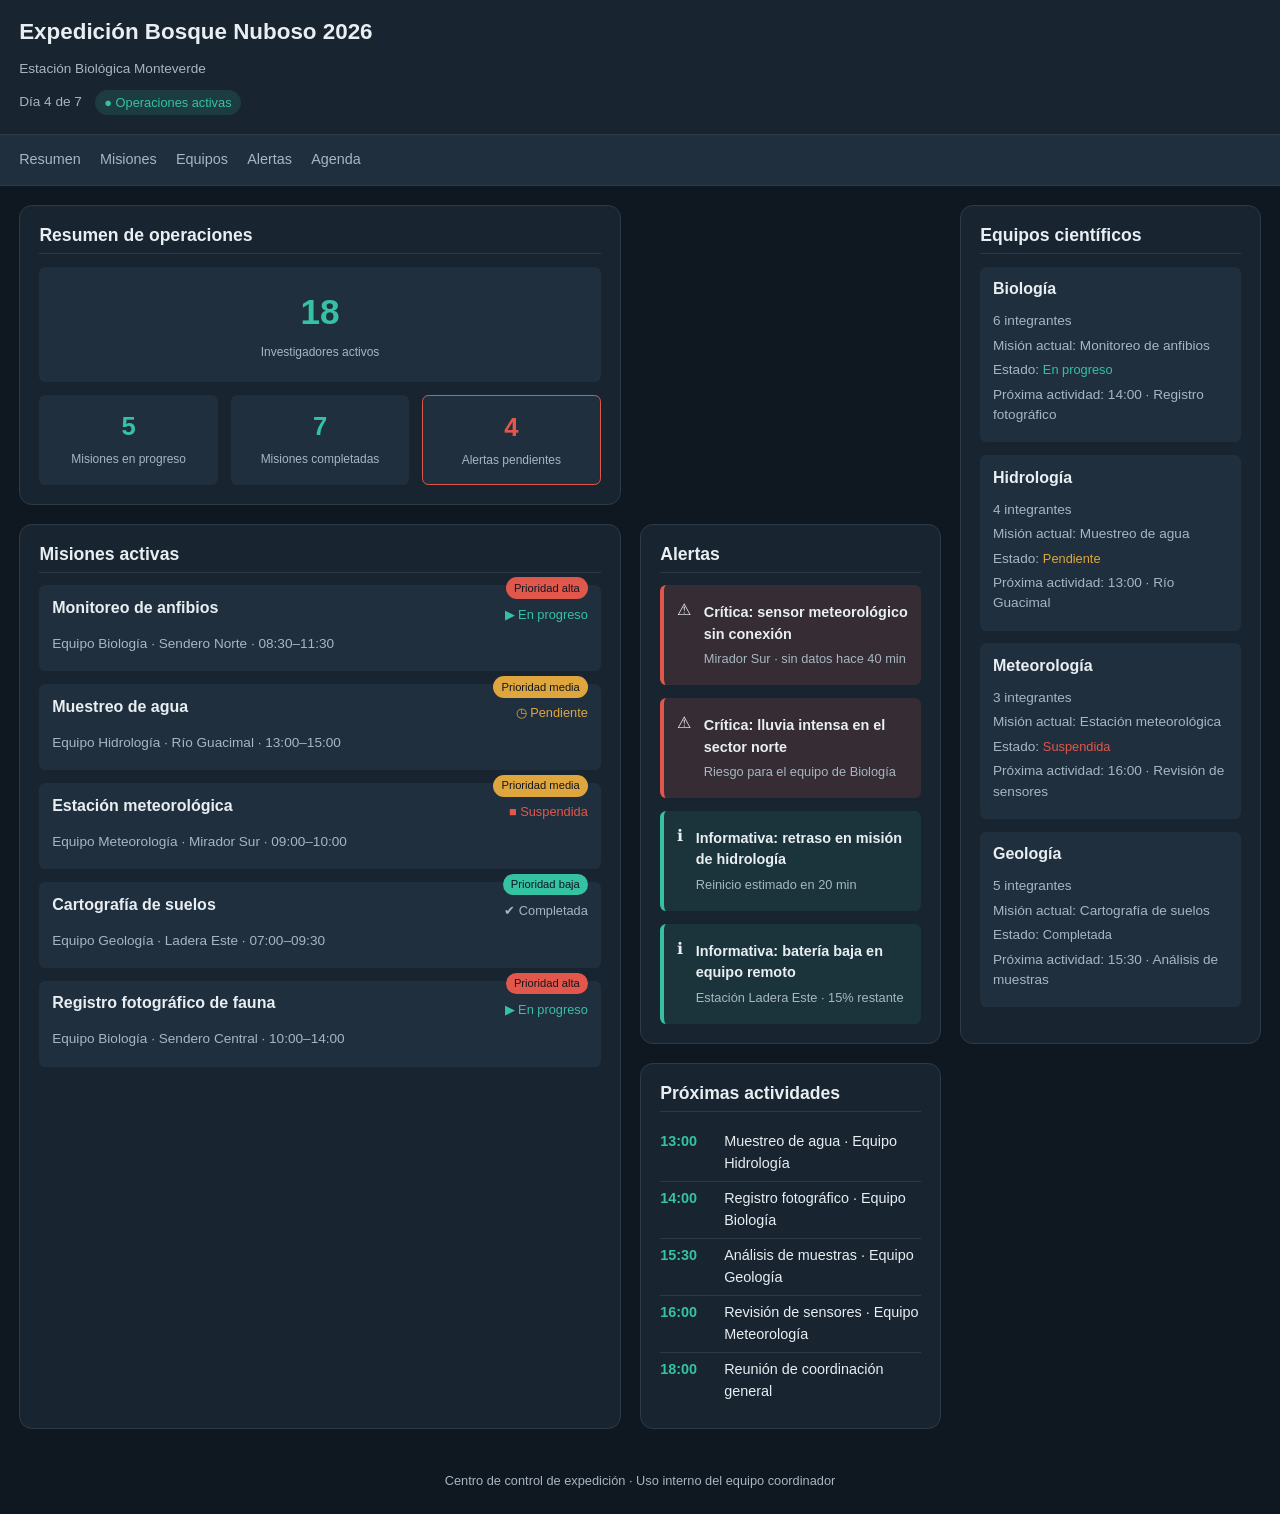
<file: caso1/index.html>
<!DOCTYPE html>
<html lang="es">
<head>
  <meta charset="UTF-8">
  <meta name="viewport" content="width=device-width, initial-scale=1.0">
  <title>Centro de Control · Expedición Bosque Nuboso 2026</title>
  <link rel="stylesheet" href="css/estilos.css">
</head>
<body>

  <header class="cabecera">
    <div class="cabecera__titulo">
      <h1>Expedición Bosque Nuboso 2026</h1>
      <p class="cabecera__ubicacion">Estación Biológica Monteverde</p>
    </div>
    <div class="cabecera__estado">
      <span class="cabecera__dia">Día 4 de 7</span>
      <span class="pastilla pastilla--activa">● Operaciones activas</span>
    </div>
  </header>

  <nav class="nav" aria-label="Navegación principal">
    <ul class="nav__lista">
      <li><a href="#resumen">Resumen</a></li>
      <li><a href="#misiones">Misiones</a></li>
      <li><a href="#equipos">Equipos</a></li>
      <li><a href="#alertas">Alertas</a></li>
      <li><a href="#agenda">Agenda</a></li>
    </ul>
  </nav>

  <main class="contenedor-principal">

    <section id="resumen" class="tarjeta resumen" aria-labelledby="resumen-titulo">
      <h2 id="resumen-titulo">Resumen de operaciones</h2>
      <div class="resumen__indicadores">
        <div class="indicador indicador--grande">
          <span class="indicador__numero">18</span>
          <span class="indicador__etiqueta">Investigadores activos</span>
        </div>
        <div class="indicador">
          <span class="indicador__numero">5</span>
          <span class="indicador__etiqueta">Misiones en progreso</span>
        </div>
        <div class="indicador">
          <span class="indicador__numero">7</span>
          <span class="indicador__etiqueta">Misiones completadas</span>
        </div>
        <div class="indicador indicador--alerta">
          <span class="indicador__numero">4</span>
          <span class="indicador__etiqueta">Alertas pendientes</span>
        </div>
      </div>
    </section>

    <section id="misiones" class="tarjeta misiones" aria-labelledby="misiones-titulo">
      <h2 id="misiones-titulo">Misiones activas</h2>
      <ul class="lista-misiones">
        <li class="mision">
          <div class="mision__encabezado">
            <h3>Monitoreo de anfibios</h3>
            <span class="estado estado--progreso">▶ En progreso</span>
          </div>
          <p class="mision__detalle">Equipo Biología · Sendero Norte · 08:30–11:30</p>
          <span class="prioridad prioridad--alta">Prioridad alta</span>
        </li>
        <li class="mision">
          <div class="mision__encabezado">
            <h3>Muestreo de agua</h3>
            <span class="estado estado--pendiente">◷ Pendiente</span>
          </div>
          <p class="mision__detalle">Equipo Hidrología · Río Guacimal · 13:00–15:00</p>
          <span class="prioridad prioridad--media">Prioridad media</span>
        </li>
        <li class="mision">
          <div class="mision__encabezado">
            <h3>Estación meteorológica</h3>
            <span class="estado estado--suspendida">■ Suspendida</span>
          </div>
          <p class="mision__detalle">Equipo Meteorología · Mirador Sur · 09:00–10:00</p>
          <span class="prioridad prioridad--media">Prioridad media</span>
        </li>
        <li class="mision">
          <div class="mision__encabezado">
            <h3>Cartografía de suelos</h3>
            <span class="estado estado--completada">✔ Completada</span>
          </div>
          <p class="mision__detalle">Equipo Geología · Ladera Este · 07:00–09:30</p>
          <span class="prioridad prioridad--baja">Prioridad baja</span>
        </li>
        <li class="mision">
          <div class="mision__encabezado">
            <h3>Registro fotográfico de fauna</h3>
            <span class="estado estado--progreso">▶ En progreso</span>
          </div>
          <p class="mision__detalle">Equipo Biología · Sendero Central · 10:00–14:00</p>
          <span class="prioridad prioridad--alta">Prioridad alta</span>
        </li>
      </ul>
    </section>

    <section id="alertas" class="tarjeta alertas" aria-labelledby="alertas-titulo">
      <h2 id="alertas-titulo">Alertas</h2>
      <ul class="lista-alertas">
        <li class="alerta alerta--critica">
          <span class="alerta__icono" aria-hidden="true">⚠</span>
          <div>
            <p class="alerta__titulo">Crítica: sensor meteorológico sin conexión</p>
            <p class="alerta__detalle">Mirador Sur · sin datos hace 40 min</p>
          </div>
        </li>
        <li class="alerta alerta--critica">
          <span class="alerta__icono" aria-hidden="true">⚠</span>
          <div>
            <p class="alerta__titulo">Crítica: lluvia intensa en el sector norte</p>
            <p class="alerta__detalle">Riesgo para el equipo de Biología</p>
          </div>
        </li>
        <li class="alerta alerta--info">
          <span class="alerta__icono" aria-hidden="true">ℹ</span>
          <div>
            <p class="alerta__titulo">Informativa: retraso en misión de hidrología</p>
            <p class="alerta__detalle">Reinicio estimado en 20 min</p>
          </div>
        </li>
        <li class="alerta alerta--info">
          <span class="alerta__icono" aria-hidden="true">ℹ</span>
          <div>
            <p class="alerta__titulo">Informativa: batería baja en equipo remoto</p>
            <p class="alerta__detalle">Estación Ladera Este · 15% restante</p>
          </div>
        </li>
      </ul>
    </section>

    <section id="equipos" class="tarjeta equipos" aria-labelledby="equipos-titulo">
      <h2 id="equipos-titulo">Equipos científicos</h2>
      <div class="grid-equipos">
        <article class="equipo">
          <h3>Biología</h3>
          <p>6 integrantes</p>
          <p>Misión actual: Monitoreo de anfibios</p>
          <p>Estado: <span class="estado estado--progreso">En progreso</span></p>
          <p>Próxima actividad: 14:00 · Registro fotográfico</p>
        </article>
        <article class="equipo">
          <h3>Hidrología</h3>
          <p>4 integrantes</p>
          <p>Misión actual: Muestreo de agua</p>
          <p>Estado: <span class="estado estado--pendiente">Pendiente</span></p>
          <p>Próxima actividad: 13:00 · Río Guacimal</p>
        </article>
        <article class="equipo">
          <h3>Meteorología</h3>
          <p>3 integrantes</p>
          <p>Misión actual: Estación meteorológica</p>
          <p>Estado: <span class="estado estado--suspendida">Suspendida</span></p>
          <p>Próxima actividad: 16:00 · Revisión de sensores</p>
        </article>
        <article class="equipo">
          <h3>Geología</h3>
          <p>5 integrantes</p>
          <p>Misión actual: Cartografía de suelos</p>
          <p>Estado: <span class="estado estado--completada">Completada</span></p>
          <p>Próxima actividad: 15:30 · Análisis de muestras</p>
        </article>
      </div>
    </section>

    <aside id="agenda" class="tarjeta agenda" aria-labelledby="agenda-titulo">
      <h2 id="agenda-titulo">Próximas actividades</h2>
      <ol class="lista-agenda">
        <li><span class="agenda__hora">13:00</span> Muestreo de agua · Equipo Hidrología</li>
        <li><span class="agenda__hora">14:00</span> Registro fotográfico · Equipo Biología</li>
        <li><span class="agenda__hora">15:30</span> Análisis de muestras · Equipo Geología</li>
        <li><span class="agenda__hora">16:00</span> Revisión de sensores · Equipo Meteorología</li>
        <li><span class="agenda__hora">18:00</span> Reunión de coordinación general</li>
      </ol>
    </aside>

  </main>

  <footer class="pie">
    <p>Centro de control de expedición · Uso interno del equipo coordinador</p>
  </footer>

</body>
</html>
</file>
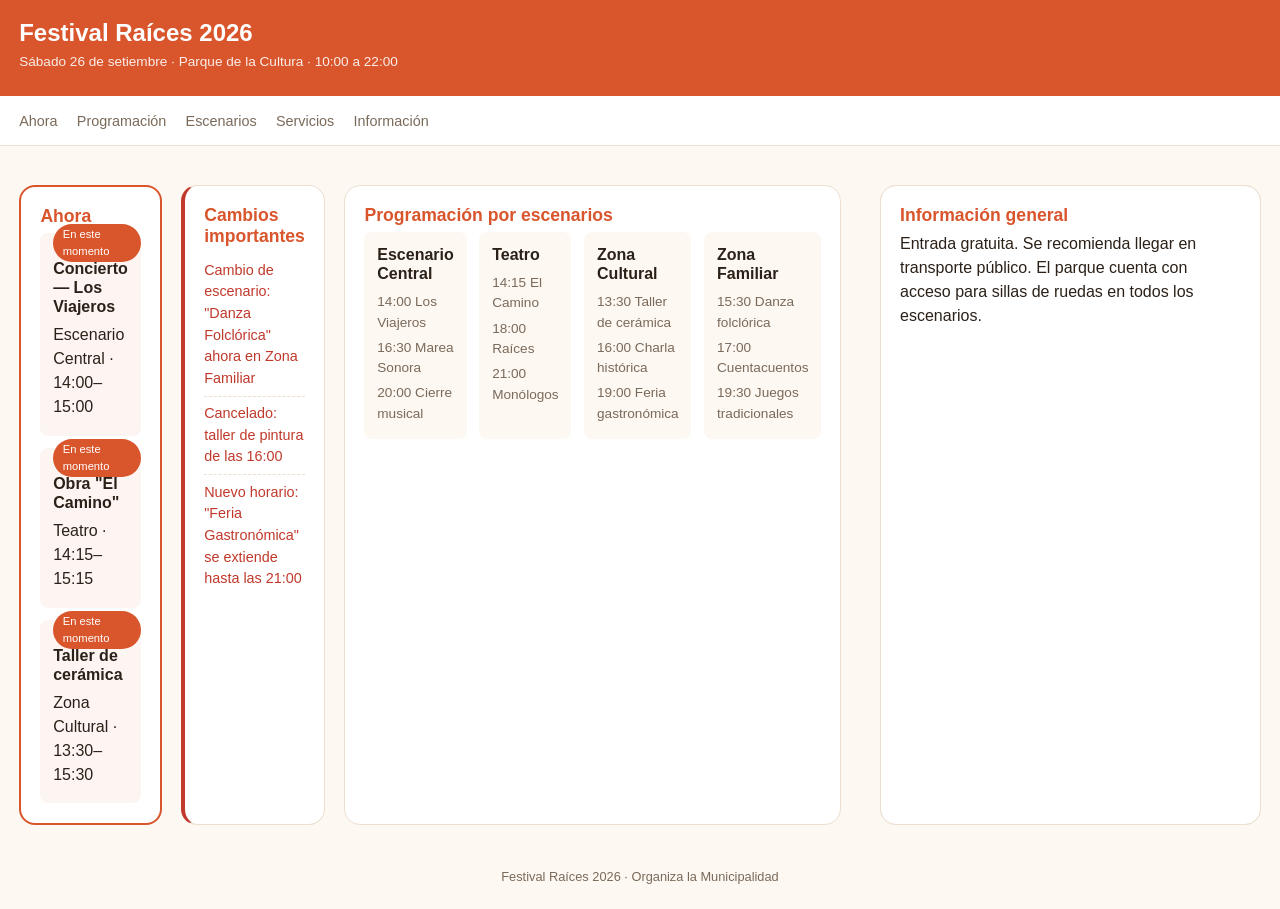
<file: caso2/index.html>
<!DOCTYPE html>
<html lang="es">
<head>
  <meta charset="UTF-8">
  <meta name="viewport" content="width=device-width, initial-scale=1.0">
  <title>Festival Raíces 2026</title>
  <link rel="stylesheet" href="css/estilos.css">
</head>
<body>

  <header class="cabecera">
    <h1>Festival Raíces 2026</h1>
    <p class="cabecera__info">Sábado 26 de setiembre · Parque de la Cultura · 10:00 a 22:00</p>
  </header>

  <nav class="nav" aria-label="Navegación principal">
    <ul class="nav__lista">
      <li><a href="#ahora">Ahora</a></li>
      <li><a href="#programacion">Programación</a></li>
      <li><a href="#escenarios">Escenarios</a></li>
      <li><a href="#servicios">Servicios</a></li>
      <li><a href="#informacion">Información</a></li>
    </ul>
  </nav>

  <main class="contenedor-principal">

    <section id="ahora" class="tarjeta ahora" aria-labelledby="ahora-titulo">
      <h2 id="ahora-titulo">Ahora</h2>
      <ul class="lista-ahora">
        <li class="actividad-ahora">
          <span class="etiqueta-ahora">En este momento</span>
          <h3>Concierto — Los Viajeros</h3>
          <p>Escenario Central · 14:00–15:00</p>
        </li>
        <li class="actividad-ahora">
          <span class="etiqueta-ahora">En este momento</span>
          <h3>Obra "El Camino"</h3>
          <p>Teatro · 14:15–15:15</p>
        </li>
        <li class="actividad-ahora">
          <span class="etiqueta-ahora">En este momento</span>
          <h3>Taller de cerámica</h3>
          <p>Zona Cultural · 13:30–15:30</p>
        </li>
      </ul>
    </section>

    <section id="cambios" class="tarjeta cambios" aria-labelledby="cambios-titulo">
      <h2 id="cambios-titulo">Cambios importantes</h2>
      <ul class="lista-cambios">
        <li class="cambio">Cambio de escenario: "Danza Folclórica" ahora en Zona Familiar</li>
        <li class="cambio">Cancelado: taller de pintura de las 16:00</li>
        <li class="cambio">Nuevo horario: "Feria Gastronómica" se extiende hasta las 21:00</li>
      </ul>
    </section>

    <section id="programacion" class="tarjeta proximas" aria-labelledby="proximas-titulo">
      <h2 id="proximas-titulo">Próximas actividades</h2>
      <ul class="lista-proximas">
        <li><span class="hora">15:30</span> Danza Folclórica · Zona Familiar · <span class="categoria">Danza</span></li>
        <li><span class="hora">16:00</span> Charla: Historia oral de Costa Rica · Zona Cultural · <span class="categoria">Conferencia</span></li>
        <li><span class="hora">16:30</span> Concierto — Marea Sonora · Escenario Central · <span class="categoria">Música</span></li>
        <li><span class="hora">17:00</span> Cuentacuentos infantil · Zona Familiar · <span class="categoria">Infantil</span></li>
        <li><span class="hora">18:00</span> Obra "Raíces" · Teatro · <span class="categoria">Teatro</span></li>
        <li><span class="hora">19:00</span> Feria Gastronómica en vivo · Zona Cultural · <span class="categoria">Gastronomía</span></li>
      </ul>
    </section>

    <section id="escenarios" class="tarjeta escenarios" aria-labelledby="escenarios-titulo">
      <h2 id="escenarios-titulo">Programación por escenarios</h2>
      <div class="grid-escenarios">
        <article class="escenario">
          <h3>Escenario Central</h3>
          <ul>
            <li>14:00 Los Viajeros</li>
            <li>16:30 Marea Sonora</li>
            <li>20:00 Cierre musical</li>
          </ul>
        </article>
        <article class="escenario">
          <h3>Teatro</h3>
          <ul>
            <li>14:15 El Camino</li>
            <li>18:00 Raíces</li>
            <li>21:00 Monólogos</li>
          </ul>
        </article>
        <article class="escenario">
          <h3>Zona Cultural</h3>
          <ul>
            <li>13:30 Taller de cerámica</li>
            <li>16:00 Charla histórica</li>
            <li>19:00 Feria gastronómica</li>
          </ul>
        </article>
        <article class="escenario">
          <h3>Zona Familiar</h3>
          <ul>
            <li>15:30 Danza folclórica</li>
            <li>17:00 Cuentacuentos</li>
            <li>19:30 Juegos tradicionales</li>
          </ul>
        </article>
      </div>
    </section>

    <section id="servicios" class="tarjeta servicios" aria-labelledby="servicios-titulo">
      <h2 id="servicios-titulo">Servicios disponibles</h2>
      <ul class="lista-servicios">
        <li class="servicio">🍽 Alimentación</li>
        <li class="servicio">🚻 Baños</li>
        <li class="servicio">⛑ Primeros auxilios</li>
        <li class="servicio">💧 Hidratación</li>
        <li class="servicio">ℹ Información</li>
        <li class="servicio">♿ Accesibilidad</li>
        <li class="servicio">🅿 Estacionamiento</li>
        <li class="servicio">🎒 Objetos perdidos</li>
      </ul>
    </section>

    <section id="informacion" class="tarjeta informacion" aria-labelledby="informacion-titulo">
      <h2 id="informacion-titulo">Información general</h2>
      <p>Entrada gratuita. Se recomienda llegar en transporte público. El parque cuenta con acceso para sillas de ruedas en todos los escenarios.</p>
    </section>

  </main>

  <footer class="pie">
    <p>Festival Raíces 2026 · Organiza la Municipalidad</p>
  </footer>

</body>
</html>
</file>
<file: caso1/css/estilos.css>
/* =========================================================
   Centro de control de expedición científica
   Enfoque mobile-first. Breakpoints: tableta 601px, escritorio 1024px
   ========================================================= */

:root {
  --color-fondo: #0f1720;
  --color-superficie: #182430;
  --color-superficie-alt: #1f2f3d;
  --color-texto: #e8eef2;
  --color-texto-tenue: #a7b6c2;
  --color-principal: #35c2a3;
  --color-alerta: #e2574c;
  --color-advertencia: #e0a63e;
  --color-borde: #2b3b48;

  --espacio-xs: 0.4rem;
  --espacio-s: 0.8rem;
  --espacio-m: 1.2rem;
  --espacio-l: 2rem;

  --radio-s: 0.4rem;
  --radio-m: 0.8rem;
}

* {
  box-sizing: border-box;
}

body {
  margin: 0;
  font-family: "Segoe UI", Roboto, Arial, sans-serif;
  background-color: var(--color-fondo);
  color: var(--color-texto);
  line-height: 1.5;
}

h1, h2, h3 {
  line-height: 1.2;
  margin: 0 0 var(--espacio-s) 0;
}

h1 { font-size: 1.4rem; }
h2 { font-size: 1.1rem; border-bottom: 1px solid var(--color-borde); padding-bottom: var(--espacio-xs); }
h3 { font-size: 1rem; }

p { margin: 0.25rem 0; }

ul, ol {
  list-style: none;
  margin: 0;
  padding: 0;
}

/* ---------- Cabecera (position: sticky) ---------- */
.cabecera {
  position: sticky;
  top: 0;
  z-index: 20;
  display: flex;
  flex-direction: column;
  gap: var(--espacio-xs);
  background-color: var(--color-superficie);
  padding: var(--espacio-m);
  border-bottom: 1px solid var(--color-borde);
}

.cabecera__ubicacion {
  color: var(--color-texto-tenue);
  font-size: 0.85rem;
}

.cabecera__estado {
  display: flex;
  align-items: center;
  gap: var(--espacio-s);
  flex-wrap: wrap;
}

.cabecera__dia {
  font-size: 0.85rem;
  color: var(--color-texto-tenue);
}

.pastilla {
  font-size: 0.8rem;
  padding: 0.2rem 0.6rem;
  border-radius: 999px;
  background-color: rgba(53, 194, 163, 0.15);
  color: var(--color-principal);
}

/* ---------- Navegación (Flexbox) ---------- */
.nav {
  position: sticky;
  top: 3.6rem;
  z-index: 15;
  background-color: var(--color-superficie-alt);
  border-bottom: 1px solid var(--color-borde);
  overflow-x: auto;
}

.nav__lista {
  display: flex;
  gap: var(--espacio-m);
  padding: var(--espacio-s) var(--espacio-m);
}

.nav__lista a {
  color: var(--color-texto-tenue);
  text-decoration: none;
  font-size: 0.9rem;
  white-space: nowrap;
}

.nav__lista a:hover,
.nav__lista a:focus {
  color: var(--color-principal);
}

/* ---------- Layout principal: mobile = una columna ---------- */
.contenedor-principal {
  display: grid;
  grid-template-columns: 1fr;
  gap: var(--espacio-m);
  padding: var(--espacio-m);
}

.tarjeta {
  background-color: var(--color-superficie);
  border: 1px solid var(--color-borde);
  border-radius: var(--radio-m);
  padding: var(--espacio-m);
}

/* ---------- Resumen: indicadores con Flexbox ---------- */
.resumen__indicadores {
  display: flex;
  flex-wrap: wrap;
  gap: var(--espacio-s);
}

.indicador {
  flex: 1 1 45%;
  background-color: var(--color-superficie-alt);
  border-radius: var(--radio-s);
  padding: var(--espacio-s);
  text-align: center;
}

.indicador--grande {
  flex-basis: 100%;
  padding: var(--espacio-m);
}

.indicador--alerta {
  border: 1px solid var(--color-alerta);
}

.indicador__numero {
  display: block;
  font-size: 1.6rem;
  font-weight: bold;
  color: var(--color-principal);
}

.indicador--grande .indicador__numero {
  font-size: 2.2rem;
}

.indicador--alerta .indicador__numero {
  color: var(--color-alerta);
}

.indicador__etiqueta {
  font-size: 0.75rem;
  color: var(--color-texto-tenue);
}

/* ---------- Misiones ---------- */
.lista-misiones {
  display: flex;
  flex-direction: column;
  gap: var(--espacio-s);
}

.mision {
  background-color: var(--color-superficie-alt);
  border-radius: var(--radio-s);
  padding: var(--espacio-s);
  position: relative;
}

.mision__encabezado {
  display: flex;
  justify-content: space-between;
  align-items: center;
  gap: var(--espacio-s);
  flex-wrap: wrap;
}

.mision__detalle {
  color: var(--color-texto-tenue);
  font-size: 0.85rem;
}

.prioridad {
  position: absolute;
  top: -0.5rem;
  right: var(--espacio-s);
  font-size: 0.7rem;
  padding: 0.15rem 0.5rem;
  border-radius: 999px;
  color: var(--color-fondo);
}

.prioridad--alta { background-color: var(--color-alerta); }
.prioridad--media { background-color: var(--color-advertencia); }
.prioridad--baja { background-color: var(--color-principal); }

.estado {
  font-size: 0.8rem;
  white-space: nowrap;
}

.estado--progreso { color: var(--color-principal); }
.estado--pendiente { color: var(--color-advertencia); }
.estado--suspendida { color: var(--color-alerta); }
.estado--completada { color: var(--color-texto-tenue); }

/* ---------- Alertas ---------- */
.lista-alertas {
  display: flex;
  flex-direction: column;
  gap: var(--espacio-s);
}

.alerta {
  display: flex;
  gap: var(--espacio-s);
  align-items: flex-start;
  padding: var(--espacio-s);
  border-radius: var(--radio-s);
}

.alerta--critica {
  background-color: rgba(226, 87, 76, 0.15);
  border-left: 4px solid var(--color-alerta);
}

.alerta--info {
  background-color: rgba(53, 194, 163, 0.1);
  border-left: 4px solid var(--color-principal);
}

.alerta__titulo {
  font-weight: bold;
  font-size: 0.9rem;
}

.alerta__detalle {
  font-size: 0.8rem;
  color: var(--color-texto-tenue);
}

/* ---------- Equipos: CSS Grid ---------- */
.grid-equipos {
  display: grid;
  grid-template-columns: 1fr;
  gap: var(--espacio-s);
}

.equipo {
  background-color: var(--color-superficie-alt);
  border-radius: var(--radio-s);
  padding: var(--espacio-s);
}

.equipo p {
  font-size: 0.85rem;
  color: var(--color-texto-tenue);
}

/* ---------- Agenda ---------- */
.lista-agenda li {
  display: flex;
  gap: var(--espacio-s);
  padding: var(--espacio-xs) 0;
  border-bottom: 1px solid var(--color-borde);
  font-size: 0.9rem;
}

.lista-agenda li:last-child {
  border-bottom: none;
}

.agenda__hora {
  color: var(--color-principal);
  font-weight: bold;
  min-width: 3.2rem;
}

.pie {
  text-align: center;
  padding: var(--espacio-m);
  color: var(--color-texto-tenue);
  font-size: 0.8rem;
}

/* Evitar que la cabecera y el nav (sticky) tapen el inicio de cada
   sección al navegar por los enlaces del menú */
section[id],
aside[id] {
  scroll-margin-top: 6.5rem;
}

/* =========================================================
   Tableta: 601px en adelante
   ========================================================= */
@media (min-width: 601px) {
  .contenedor-principal {
    grid-template-columns: repeat(2, 1fr);
  }

  .resumen,
  .agenda {
    grid-column: span 2;
  }

  .grid-equipos {
    grid-template-columns: repeat(2, 1fr);
  }

  .indicador {
    flex: 1 1 22%;
  }

  .indicador--grande {
    flex-basis: 100%;
  }
}

/* =========================================================
   Escritorio: 1024px en adelante
   ========================================================= */
@media (min-width: 1024px) {
  .contenedor-principal {
    grid-template-columns: 2fr 1fr 1fr;
    grid-template-areas:
      "resumen resumen equipos"
      "misiones alertas equipos"
      "misiones agenda agenda";
  }

  .resumen { grid-area: resumen; grid-column: auto; }
  .misiones { grid-area: misiones; }
  .alertas { grid-area: alertas; }
  .equipos { grid-area: equipos; }
  .agenda { grid-area: agenda; grid-column: auto; }

  .grid-equipos {
    grid-template-columns: 1fr;
  }

  .indicador--grande {
    flex-basis: 100%;
  }
}

/* Corrección final: asegurar que cualquier imagen futura sea adaptable
   y no provoque desplazamiento horizontal */
img {
  max-width: 100%;
  height: auto;
  display: block;
}

html {
  overflow-x: hidden;
}
</file>
<file: caso2/css/estilos.css>
/* =========================================================
   Panel público de información de un festival
   Enfoque estrictamente mobile-first. Breakpoints: 601px, 1024px
   ========================================================= */

:root {
  --color-fondo: #fdf8f2;
  --color-superficie: #ffffff;
  --color-texto: #2b2118;
  --color-texto-tenue: #7a6a5a;
  --color-principal: #d9552c;
  --color-secundario: #2f7a63;
  --color-borde: #ecdfd0;
  --color-cambio: #c0392b;

  --espacio-xs: 0.4rem;
  --espacio-s: 0.8rem;
  --espacio-m: 1.2rem;
  --espacio-l: 2rem;

  --radio-s: 0.5rem;
  --radio-m: 1rem;
}

* {
  box-sizing: border-box;
}

body {
  margin: 0;
  font-family: "Segoe UI", Roboto, Arial, sans-serif;
  background-color: var(--color-fondo);
  color: var(--color-texto);
  line-height: 1.5;
}

h1, h2, h3 {
  margin: 0 0 var(--espacio-xs) 0;
  line-height: 1.2;
}

h1 { font-size: 1.5rem; }
h2 { font-size: 1.1rem; color: var(--color-principal); }
h3 { font-size: 1rem; }

p { margin: 0.25rem 0; }

ul { list-style: none; margin: 0; padding: 0; }

/* ---------- Cabecera ---------- */
.cabecera {
  background-color: var(--color-principal);
  color: #fff;
  padding: var(--espacio-m);
}

.cabecera h1 { margin-bottom: 0.2rem; }

.cabecera__info {
  font-size: 0.85rem;
  opacity: 0.9;
}

/* ---------- Navegación (Flexbox + sticky en teléfono) ---------- */
.nav {
  position: sticky;
  top: 0;
  z-index: 20;
  background-color: var(--color-superficie);
  border-bottom: 1px solid var(--color-borde);
  overflow-x: auto;
}

.nav__lista {
  display: flex;
  gap: var(--espacio-m);
  padding: var(--espacio-s) var(--espacio-m);
}

.nav__lista a {
  color: var(--color-texto-tenue);
  text-decoration: none;
  font-size: 0.9rem;
  white-space: nowrap;
}

.nav__lista a:hover,
.nav__lista a:focus {
  color: var(--color-principal);
}

/* ---------- Layout principal: teléfono = una columna ---------- */
.contenedor-principal {
  display: grid;
  grid-template-columns: 1fr;
  gap: var(--espacio-m);
  padding: var(--espacio-m);
}

.tarjeta {
  background-color: var(--color-superficie);
  border: 1px solid var(--color-borde);
  border-radius: var(--radio-m);
  padding: var(--espacio-m);
}

/* ---------- Ahora: la zona más importante en teléfono ---------- */
.ahora {
  order: -2;
  border: 2px solid var(--color-principal);
}

.lista-ahora {
  display: flex;
  flex-direction: column;
  gap: var(--espacio-s);
}

.actividad-ahora {
  position: relative;
  background-color: rgba(217, 85, 44, 0.06);
  border-radius: var(--radio-s);
  padding: var(--espacio-s);
  padding-top: 1.6rem;
}

.etiqueta-ahora {
  position: absolute;
  top: -0.6rem;
  left: var(--espacio-s);
  background-color: var(--color-principal);
  color: #fff;
  font-size: 0.7rem;
  padding: 0.15rem 0.6rem;
  border-radius: 999px;
}

/* ---------- Cambios importantes ---------- */
.cambios {
  order: -1;
  border-left: 4px solid var(--color-cambio);
}

.lista-cambios li {
  padding: var(--espacio-xs) 0;
  border-bottom: 1px dashed var(--color-borde);
  font-size: 0.9rem;
  color: var(--color-cambio);
}

.lista-cambios li:last-child {
  border-bottom: none;
}

/* ---------- Próximas actividades ---------- */
.lista-proximas li {
  display: flex;
  flex-wrap: wrap;
  gap: 0.4rem;
  align-items: center;
  padding: var(--espacio-xs) 0;
  border-bottom: 1px solid var(--color-borde);
  font-size: 0.9rem;
}

.lista-proximas li:last-child {
  border-bottom: none;
}

.hora {
  font-weight: bold;
  color: var(--color-principal);
  min-width: 3.2rem;
}

.categoria {
  margin-left: auto;
  font-size: 0.75rem;
  background-color: var(--color-secundario);
  color: #fff;
  padding: 0.1rem 0.5rem;
  border-radius: 999px;
}

/* ---------- Escenarios: CSS Grid ---------- */
.grid-escenarios {
  display: grid;
  grid-template-columns: 1fr;
  gap: var(--espacio-s);
}

.escenario {
  background-color: var(--color-fondo);
  border-radius: var(--radio-s);
  padding: var(--espacio-s);
}

.escenario ul li {
  font-size: 0.85rem;
  padding: 0.15rem 0;
  color: var(--color-texto-tenue);
}

/* ---------- Servicios: Flexbox ---------- */
.lista-servicios {
  display: flex;
  flex-wrap: wrap;
  gap: var(--espacio-s);
}

.servicio {
  flex: 1 1 40%;
  background-color: var(--color-fondo);
  border-radius: var(--radio-s);
  padding: var(--espacio-s);
  text-align: center;
  font-size: 0.85rem;
}

.pie {
  text-align: center;
  padding: var(--espacio-m);
  color: var(--color-texto-tenue);
  font-size: 0.8rem;
}

/* =========================================================
   Tableta: 601px en adelante
   ========================================================= */
@media (min-width: 601px) {
  .contenedor-principal {
    grid-template-columns: repeat(2, 1fr);
  }

  .ahora, .cambios, .escenarios {
    grid-column: span 2;
  }

  .grid-escenarios {
    grid-template-columns: repeat(2, 1fr);
  }

  .servicio {
    flex: 1 1 22%;
  }
}

/* =========================================================
   Escritorio: 1024px en adelante
   ========================================================= */
@media (min-width: 1024px) {
  .contenedor-principal {
    grid-template-columns: 2fr 1fr 1fr;
    grid-template-areas:
      "ahora ahora escenarios"
      "proximas escenarios escenarios"
      "cambios servicios servicios"
      "informacion informacion informacion";
  }

  .ahora { grid-area: ahora; grid-column: auto; order: initial; }
  .cambios { grid-area: cambios; grid-column: auto; order: initial; }
  .proximas { grid-area: proximas; }
  .escenarios { grid-area: escenarios; grid-column: auto; }
  .servicios { grid-area: servicios; }
  .informacion { grid-area: informacion; }

  .grid-escenarios {
    grid-template-columns: repeat(4, 1fr);
  }

  .servicio {
    flex: 1 1 18%;
  }
}

/* Corrección final: asegurar que cualquier imagen futura sea adaptable
   y no provoque desplazamiento horizontal */
img {
  max-width: 100%;
  height: auto;
  display: block;
}

html {
  overflow-x: hidden;
}
</file>
